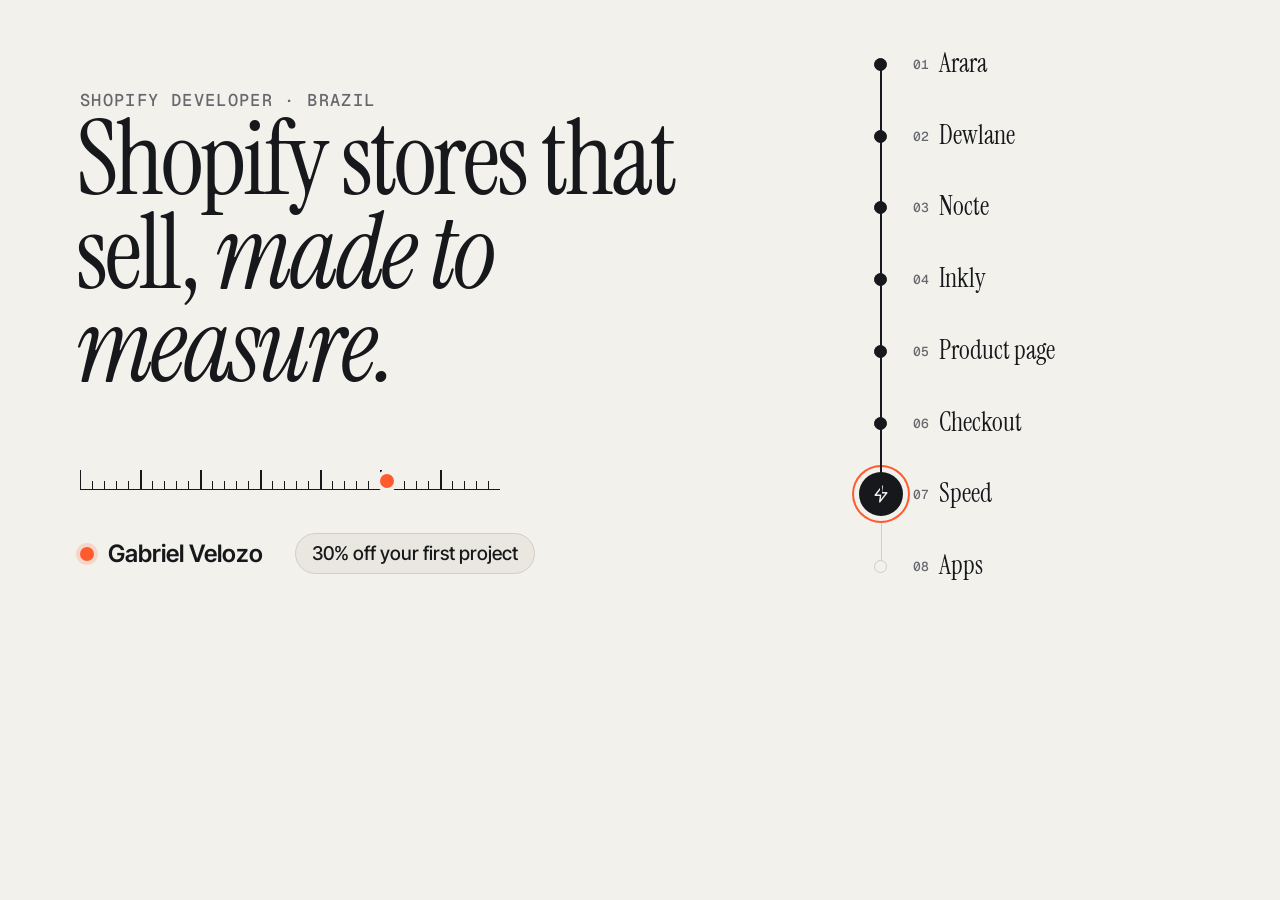
<file: scripts/og.html>
<!doctype html>
<html>
<head>
<meta charset="utf-8">
<style>
@font-face{font-family:"Instrument Serif";src:url(../site/fonts/instrument-serif-400.woff2) format("woff2")}
@font-face{font-family:"Instrument Serif";src:url(../site/fonts/instrument-serif-400-italic.woff2) format("woff2");font-style:italic}
@font-face{font-family:"Inter Tight";src:url(../site/fonts/inter-tight-var.woff2) format("woff2");font-weight:100 900}
@font-face{font-family:"Geist Mono";src:url(../site/fonts/geist-mono-500.woff2) format("woff2");font-weight:500}
html,body{margin:0;width:1200px;height:630px;overflow:hidden}
body{position:relative;background:#F3F1EC;color:#17181B;font-family:"Inter Tight",sans-serif}
.label{position:absolute;left:80px;top:72px;font:500 17px "Geist Mono",monospace;letter-spacing:.08em;text-transform:uppercase;color:#66686E}
h1{position:absolute;left:76px;top:112px;width:720px;margin:0;font:400 104px/.9 "Instrument Serif",serif;letter-spacing:-.028em}
h1 em{font-style:italic}
.ruler{position:absolute;left:80px;top:470px;width:420px;height:20px;background:linear-gradient(#17181B,#17181B) left bottom/100% 1.5px no-repeat,repeating-linear-gradient(90deg,#17181B 0 1.5px,transparent 1.5px 60px) left bottom/100% 100% no-repeat,repeating-linear-gradient(90deg,#17181B 0 1px,transparent 1px 12px) left bottom/100% 45% no-repeat}
.ruler i{position:absolute;left:300px;top:4px;width:14px;height:14px;border-radius:50%;background:#FF5B2E;box-shadow:0 0 0 4px #F3F1EC}
.foot{position:absolute;left:80px;bottom:56px;display:flex;align-items:center;gap:14px;font:600 24px "Inter Tight",sans-serif}
.foot b{width:14px;height:14px;border-radius:50%;background:#FF5B2E;box-shadow:0 0 0 4px rgba(255,91,46,.18)}
.foot span{margin-left:18px;padding:8px 16px;border:1px solid #D3CEC4;border-radius:999px;background:#EAE7E0;font-weight:500;font-size:19px}
.route{position:absolute;left:880px;top:64px;bottom:64px;width:2px}
.route::before{content:"";position:absolute;inset:0;left:.5px;width:1px;background:#D3CEC4}
.route::after{content:"";position:absolute;left:0;top:0;width:2px;height:85.7%;background:#17181B}
.stop{position:absolute;left:-6px;width:13px;height:13px;border-radius:50%;box-sizing:border-box;border:1.5px solid #D3CEC4;background:#F3F1EC}
.stop.on{border-color:#17181B;background:#17181B}
.stop span{position:absolute;left:38px;top:-9px;white-space:nowrap;font:400 26px/1 "Instrument Serif",serif}
.stop small{font:500 13px "Geist Mono",monospace;color:#66686E;margin-right:10px;vertical-align:3px}
.dot{position:absolute;left:-21px;width:44px;height:44px;border-radius:50%;background:#17181B;box-shadow:0 0 0 5px #F3F1EC,0 0 0 7px #FF5B2E}
</style>
</head>
<body>
<p class="label" id="label"></p>
<h1 id="title"></h1>
<div class="ruler"><i></i></div>
<div class="foot"><b></b>Gabriel Velozo<span id="promo"></span></div>
<div class="route" id="route"></div>
<script>
var pt = location.hash === '#pt';
document.getElementById('label').textContent = pt ? 'Desenvolvedor Shopify · Brasil' : 'Shopify developer · Brazil';
document.getElementById('title').innerHTML = pt ? 'Lojas Shopify que vendem, <em>feitas sob medida.</em>' : 'Shopify stores that sell, <em>made to measure.</em>';
document.getElementById('promo').textContent = pt ? '30% off no primeiro projeto' : '30% off your first project';
var names = pt ? ['Arara', 'Dewlane', 'Nocte', 'Inkly', 'Produto', 'Checkout', 'Velocidade', 'Apps'] : ['Arara', 'Dewlane', 'Nocte', 'Inkly', 'Product page', 'Checkout', 'Speed', 'Apps'];
var route = document.getElementById('route');
var h = 630 - 128;
names.forEach(function (n, i) {
  var s = document.createElement('div');
  var y = Math.round(i * h / (names.length - 1));
  s.className = 'stop' + (y <= h * 0.858 ? ' on' : '');
  s.style.top = (y - 6) + 'px';
  s.innerHTML = '<span><small>0' + (i + 1) + '</small>' + n + '</span>';
  route.appendChild(s);
});
var d = document.createElement('div');
d.className = 'dot';
d.style.top = Math.round(h * 6 / 7 - 22) + 'px';
d.innerHTML = '<svg viewBox="0 0 24 24" width="20" height="20" style="margin:12px" fill="none" stroke="#F3F1EC" stroke-width="1.7" stroke-linejoin="round"><path d="M13.5 2.5 5 13.5h6.5l-1 8 8.5-11h-6.5l1-8Z"/></svg>';
route.appendChild(d);
</script>
</body>
</html>
</file>
